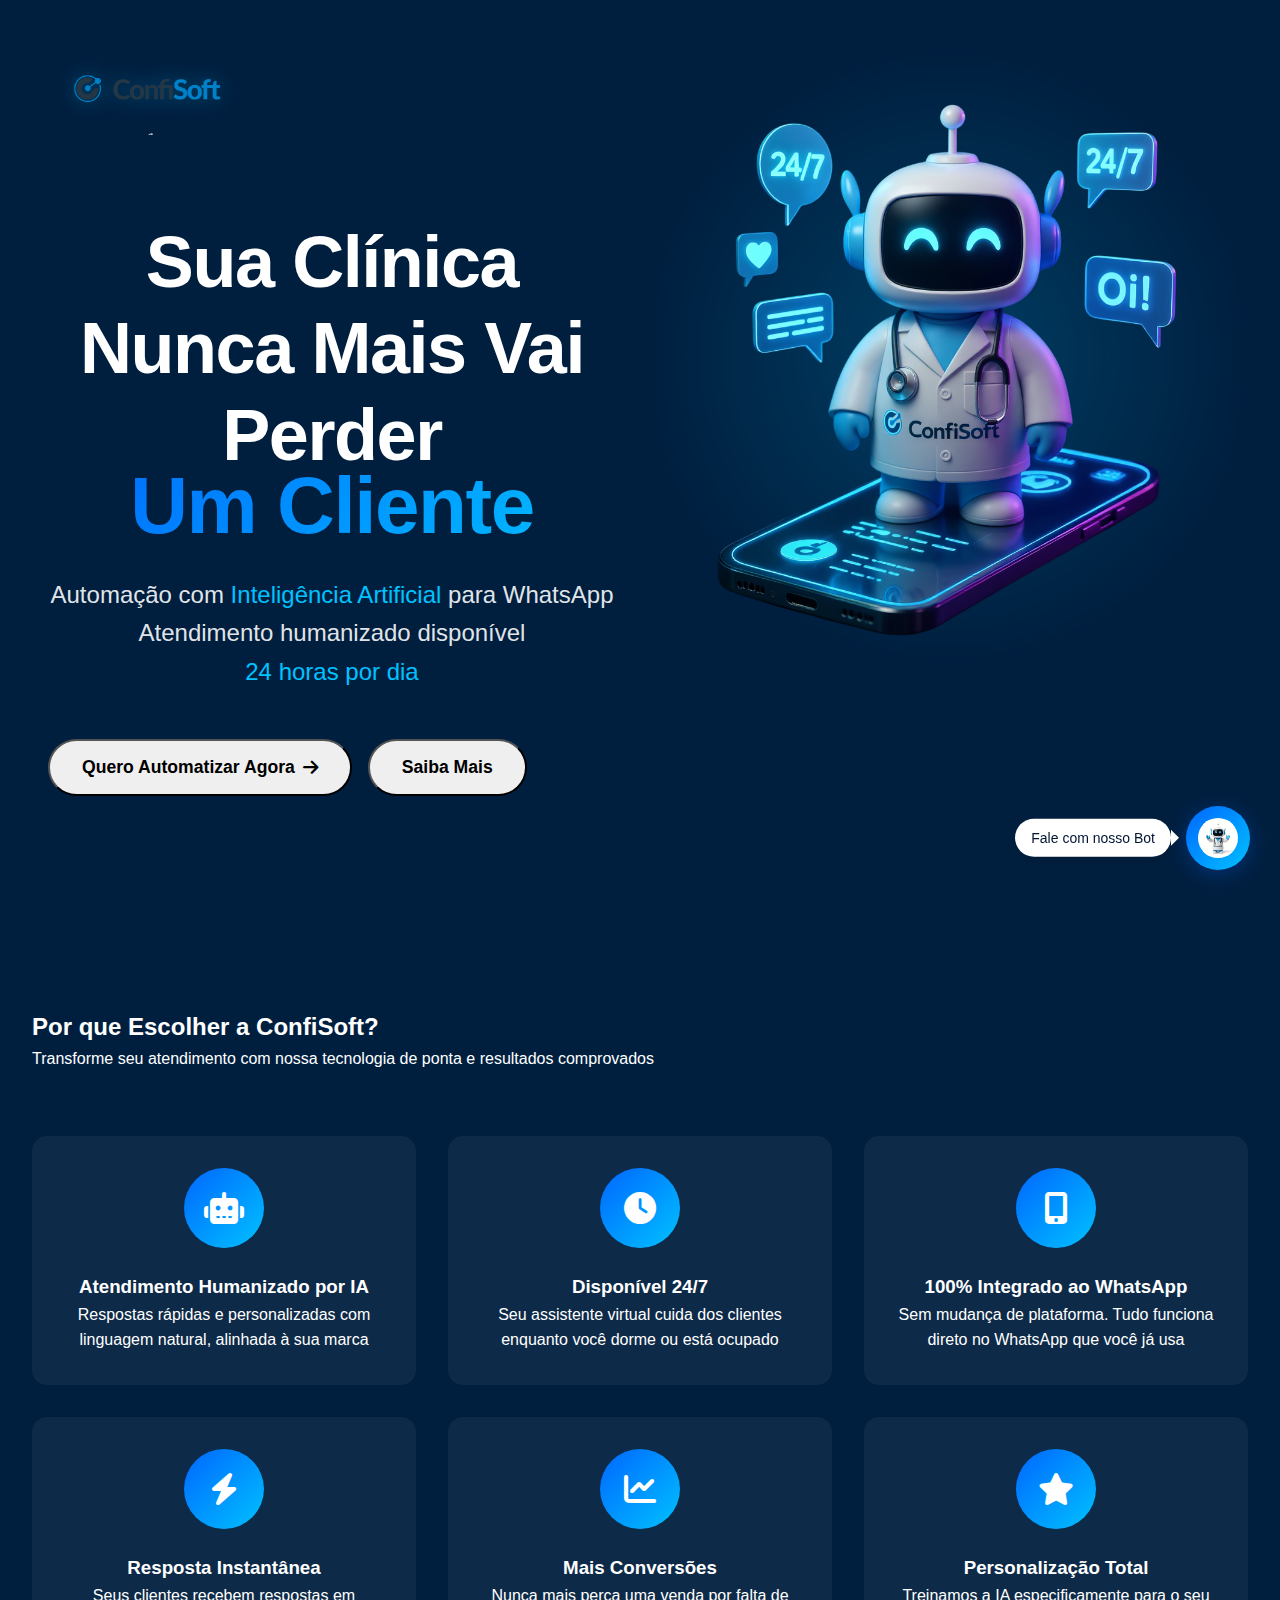
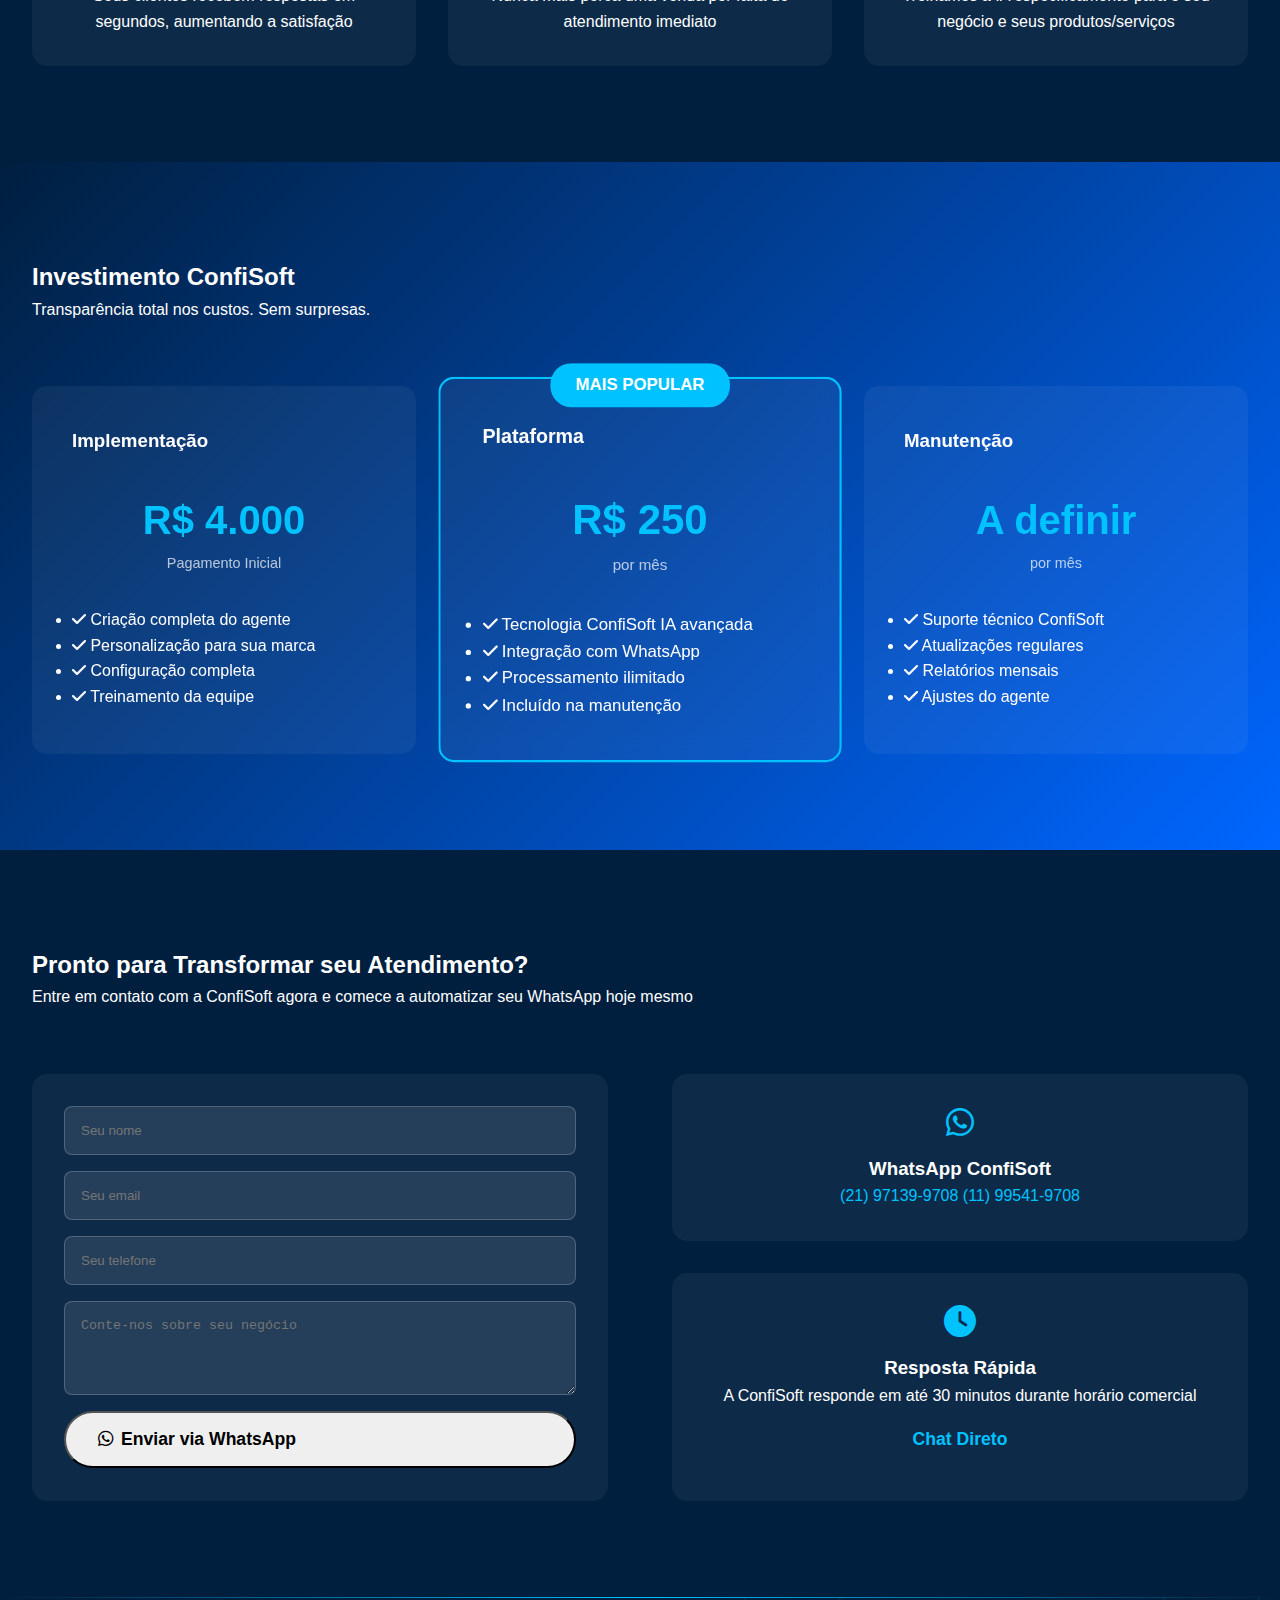
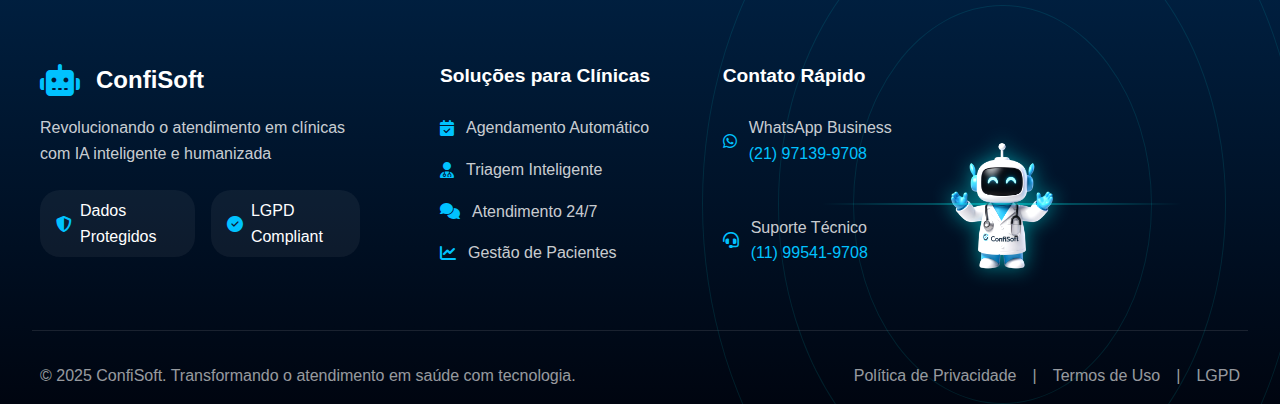
<file: index.html>
<!DOCTYPE html>
<html lang="pt-BR">

<head>
    <meta charset="UTF-8">
    <meta name="viewport" content="width=device-width, initial-scale=1.0">
    <title>ConfiSoft - Automação IA</title>
    <link rel="stylesheet" href="style.css">
    <!-- Adicione Font Awesome para ícones -->
    <link rel="stylesheet" href="https://cdnjs.cloudflare.com/ajax/libs/font-awesome/6.4.0/css/all.min.css">
</head>

<body>
    <!-- Hero Section -->
    <section class="hero">
        <div class="hero-content">
            <div class="hero-left">
                <div class="logo">
                    <img src="img/Logo-ConfiSoft.png" alt="ConfiSoft Logo" class="logo-image">
                </div>

                <h1>
                    Sua Clínica Nunca Mais Vai Perder<span class="highlight">Um Cliente</span>
                </h1>

                <p class="hero-description">
                    Automação com <span>Inteligência Artificial</span> para WhatsApp
                    Atendimento humanizado disponível <br><span>24 horas por dia</span>
                </p>

                <div class="cta-buttons">
                    <button class="btn primary" onclick="scrollToSection('precos')">
                        Quero Automatizar Agora
                        <i class="fas fa-arrow-right"></i>
                    </button>
                    <button class="btn secondary" onclick="scrollToSection('beneficios')">
                        Saiba Mais
                    </button>
                </div>
            </div>

            <div class="hero-right">
                <div class="hero-image-container">
                    <img src="img/ConfIA I-Photoroom.png" alt="ConfiSoft AI Assistant" class="hero-bot-image">
                    <div class="hero-image-glow"></div>
                    <div class="floating-badges">
                        
                    </div>
                </div>
            </div>
        </div>
    </section>



    <!-- Seção Por Que Escolher -->
    <section class="why-choose fade-in" id="beneficios">
        <h2>Por que Escolher a ConfiSoft?</h2>
        <p class="section-subtitle">Transforme seu atendimento com nossa tecnologia de ponta e resultados comprovados
        </p>

        <div class="benefits-grid">
            <div class="benefit-card">
                <div class="icon-circle">
                    <i class="fas fa-robot"></i>
                </div>
                <h3>Atendimento Humanizado por IA</h3>
                <p>Respostas rápidas e personalizadas com linguagem natural, alinhada à sua marca</p>
            </div>

            <div class="benefit-card">
                <div class="icon-circle">
                    <i class="fas fa-clock"></i>
                </div>
                <h3>Disponível 24/7</h3>
                <p>Seu assistente virtual cuida dos clientes enquanto você dorme ou está ocupado</p>
            </div>

            <div class="benefit-card">
                <div class="icon-circle">
                    <i class="fas fa-mobile-alt"></i>
                </div>
                <h3>100% Integrado ao WhatsApp</h3>
                <p>Sem mudança de plataforma. Tudo funciona direto no WhatsApp que você já usa</p>
            </div>

            <div class="benefit-card">
                <div class="icon-circle">
                    <i class="fas fa-bolt"></i>
                </div>
                <h3>Resposta Instantânea</h3>
                <p>Seus clientes recebem respostas em segundos, aumentando a satisfação</p>
            </div>

            <div class="benefit-card">
                <div class="icon-circle">
                    <i class="fas fa-chart-line"></i>
                </div>
                <h3>Mais Conversões</h3>
                <p>Nunca mais perca uma venda por falta de atendimento imediato</p>
            </div>

            <div class="benefit-card">
                <div class="icon-circle">
                    <i class="fas fa-star"></i>
                </div>
                <h3>Personalização Total</h3>
                <p>Treinamos a IA especificamente para o seu negócio e seus produtos/serviços</p>
            </div>
        </div>
    </section>

    <!-- Seção Preços -->
    <section class="pricing fade-in" id="precos">
        <h2>Investimento ConfiSoft</h2>
        <p class="section-subtitle">Transparência total nos custos. Sem surpresas.</p>

        <div class="pricing-grid">
            <div class="price-card">
                <h3>Implementação</h3>
                <div class="price">
                    <span class="amount">R$ 4.000</span>
                    <span class="period">Pagamento Inicial</span>
                </div>
                <ul class="features-list">
                    <li><i class="fas fa-check"></i> Criação completa do agente</li>
                    <li><i class="fas fa-check"></i> Personalização para sua marca</li>
                    <li><i class="fas fa-check"></i> Configuração completa</li>
                    <li><i class="fas fa-check"></i> Treinamento da equipe</li>
                </ul>
            </div>

            <div class="price-card popular">
                <div class="popular-tag">MAIS POPULAR</div>
                <h3>Plataforma</h3>
                <div class="price">
                    <span class="amount">R$ 250</span>
                    <span class="period">por mês</span>
                </div>
                <ul class="features-list">
                    <li><i class="fas fa-check"></i> Tecnologia ConfiSoft IA avançada</li>
                    <li><i class="fas fa-check"></i> Integração com WhatsApp</li>
                    <li><i class="fas fa-check"></i> Processamento ilimitado</li>
                    <li><i class="fas fa-check"></i> Incluído na manutenção</li>
                </ul>
            </div>

            <div class="price-card">
                <h3>Manutenção</h3>
                <div class="price">
                    <span class="amount">A definir</span>
                    <span class="period">por mês</span>
                </div>
                <ul class="features-list">
                    <li><i class="fas fa-check"></i> Suporte técnico ConfiSoft</li>
                    <li><i class="fas fa-check"></i> Atualizações regulares</li>
                    <li><i class="fas fa-check"></i> Relatórios mensais</li>
                    <li><i class="fas fa-check"></i> Ajustes do agente</li>
                </ul>
            </div>
        </div>
    </section>

    <!-- Seção Contato/Transformar -->
    <section class="transform-section fade-in" id="contato">
        <h2>Pronto para Transformar seu Atendimento?</h2>
        <p class="section-subtitle">Entre em contato com a ConfiSoft agora e comece a automatizar seu WhatsApp hoje mesmo</p>

        <div class="contact-container">
            <div class="contact-form-container">
                <form class="contact-form" id="contactForm">
                    <input type="text" 
                           placeholder="Seu nome" 
                           required 
                           name="name"
                           autocomplete="name">
                    <input type="email" 
                           placeholder="Seu email" 
                           required 
                           name="email"
                           autocomplete="email">
                    <input type="tel" 
                           placeholder="Seu telefone" 
                           required 
                           name="phone"
                           autocomplete="tel"
                           pattern="[0-9]{10,11}">
                    <textarea placeholder="Conte-nos sobre seu negócio" 
                              required 
                              name="message"
                              rows="4"></textarea>
                    <button type="submit" class="btn primary">
                        <i class="fab fa-whatsapp"></i>
                        Enviar via WhatsApp
                    </button>
                </form>
            </div>

            <div class="contact-info">
                <div class="info-card">
                    <i class="fab fa-whatsapp"></i>
                    <h3>WhatsApp ConfiSoft</h3>
                    <a href="tel:+5521971399708" class="phone-link">(21) 97139-9708</a>
                    <a href="tel:+5511995419708" class="phone-link">(11) 99541-9708</a>
                </div>

                <div class="info-card">
                    <i class="fas fa-clock"></i>
                    <h3>Resposta Rápida</h3>
                    <p>A ConfiSoft responde em até 30 minutos durante horário comercial</p>
                    <a href="https://wa.me/5521971399708" class="btn secondary">
                        Chat Direto
                    </a>
                </div>
            </div>
        </div>
    </section>

    <footer class="footer">
        <div class="footer-content">
            <div class="footer-grid">
                <!-- Coluna da Marca -->
                <div class="footer-brand">
                    <div class="brand-header">
                        <i class="fas fa-robot"></i>
                        <h3>ConfiSoft</h3>
                    </div>
                    <p class="brand-description">Revolucionando o atendimento em clínicas com IA inteligente e
                        humanizada</p>
                    <div class="trust-badges">
                        <div class="badge">
                            <i class="fas fa-shield-alt"></i>
                            <span>Dados Protegidos</span>
                        </div>
                        <div class="badge">
                            <i class="fas fa-check-circle"></i>
                            <span>LGPD Compliant</span>
                        </div>
                    </div>
                </div>

                <!-- Coluna de Soluções -->
                <div class="footer-section">
                    <h4>Soluções para Clínicas</h4>
                    <ul>
                        <li><i class="fas fa-calendar-check"></i> Agendamento Automático</li>
                        <li><i class="fas fa-user-md"></i> Triagem Inteligente</li>
                        <li><i class="fas fa-comments"></i> Atendimento 24/7</li>
                        <li><i class="fas fa-chart-line"></i> Gestão de Pacientes</li>
                    </ul>
                </div>

                <!-- Coluna de Contato -->
                <div class="footer-section">
                    <h4>Contato Rápido</h4>
                    <ul class="contact-info">
                        <li>
                            <i class="fab fa-whatsapp"></i>
                            <div>
                                <p>WhatsApp Business</p>
                                <a href="https://wa.me/5521971399708">(21) 97139-9708</a>
                            </div>
                        </li>
                        <li>
                            <i class="fas fa-headset"></i>
                            <div>
                                <p>Suporte Técnico</p>
                                <a href="tel:1199541-9708">(11) 99541-9708</a>
                            </div>
                        </li>
                    </ul>
                </div>

                <!-- AI Projection Hologram -->
        <div class="ai-projection">
            <div class="hologram-container">
                <div class="hologram-robot">
                    <img src="img/ConfIA-Photoroom.png" alt="">
                </div>
                <div class="scanning-line"></div>
                <div class="hologram-circles"></div>
                
            </div>
            <div class="projection-base">
                <div class="base-light"></div>
            </div>
        </div>


            </div>
        </div>

        <div class="footer-bottom">
            <div class="footer-bottom-content">
                <p>© 2025 ConfiSoft. Transformando o atendimento em saúde com tecnologia.</p>
                <div class="footer-links">
                    <a href="privacidade.html" target="_blank" rel="noopener noreferrer"  >Política de Privacidade</a>
                    <span>|</span>
                    <a href="termos.html" target="_blank" rel="noopener noreferrer">Termos de Uso</a>
                    <span>|</span>
                    <a href="lgpd.html">LGPD</a>
                </div>
            </div>
        </div>
    </footer>

    <!-- Botão flutuante do Bot -->
<div class="floating-bot">
    <a href="https://wa.me/5521971399708" class="bot-button" target="_blank" rel="noopener noreferrer">
        <div class="bot-icon">
            <img src="img/ConfIA.png" alt="ConfiSoft Bot" class="bot-logo">
        </div>
        <span class="bot-tooltip">Fale com nosso Bot</span>
    </a>
</div>

    <script src="script.js"></script>
</body>

</html>
</file>
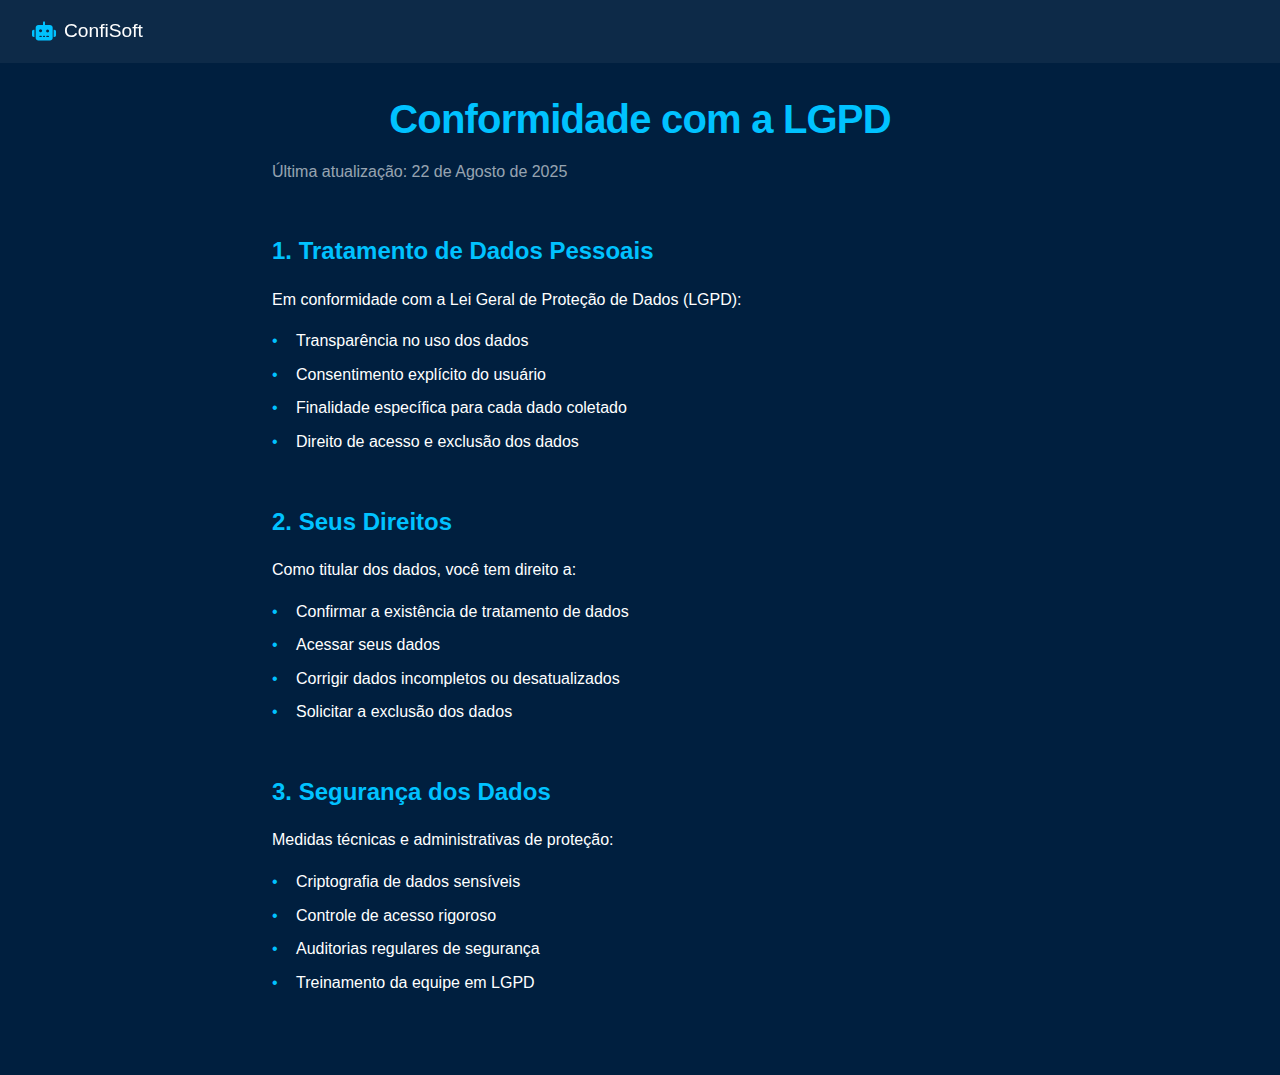
<file: lgpd.html>
<!DOCTYPE html>
<html lang="pt-BR">
<head>
    <meta charset="UTF-8">
    <meta name="viewport" content="width=device-width, initial-scale=1.0">
    <title>LGPD - ConfiSoft</title>
    <link rel="stylesheet" href="style.css">
    <link rel="stylesheet" href="https://cdnjs.cloudflare.com/ajax/libs/font-awesome/6.4.0/css/all.min.css">
</head>
<body>
    <div class="legal-page">
        <nav class="legal-nav">
            <a href="index.html" class="nav-brand">
                <i class="fas fa-robot"></i>
                <span>ConfiSoft</span>
            </a>
        </nav>

        <main class="legal-content">
            <h1>Conformidade com a LGPD</h1>
            <div class="last-updated">Última atualização: 22 de Agosto de 2025</div>

            <section>
                <h2>1. Tratamento de Dados Pessoais</h2>
                <p>Em conformidade com a Lei Geral de Proteção de Dados (LGPD):</p>
                <ul>
                    <li>Transparência no uso dos dados</li>
                    <li>Consentimento explícito do usuário</li>
                    <li>Finalidade específica para cada dado coletado</li>
                    <li>Direito de acesso e exclusão dos dados</li>
                </ul>
            </section>

            <section>
                <h2>2. Seus Direitos</h2>
                <p>Como titular dos dados, você tem direito a:</p>
                <ul>
                    <li>Confirmar a existência de tratamento de dados</li>
                    <li>Acessar seus dados</li>
                    <li>Corrigir dados incompletos ou desatualizados</li>
                    <li>Solicitar a exclusão dos dados</li>
                </ul>
            </section>

            <section>
                <h2>3. Segurança dos Dados</h2>
                <p>Medidas técnicas e administrativas de proteção:</p>
                <ul>
                    <li>Criptografia de dados sensíveis</li>
                    <li>Controle de acesso rigoroso</li>
                    <li>Auditorias regulares de segurança</li>
                    <li>Treinamento da equipe em LGPD</li>
                </ul>
            </section>
        </main>
    </div>
</body>
</html>
</file>
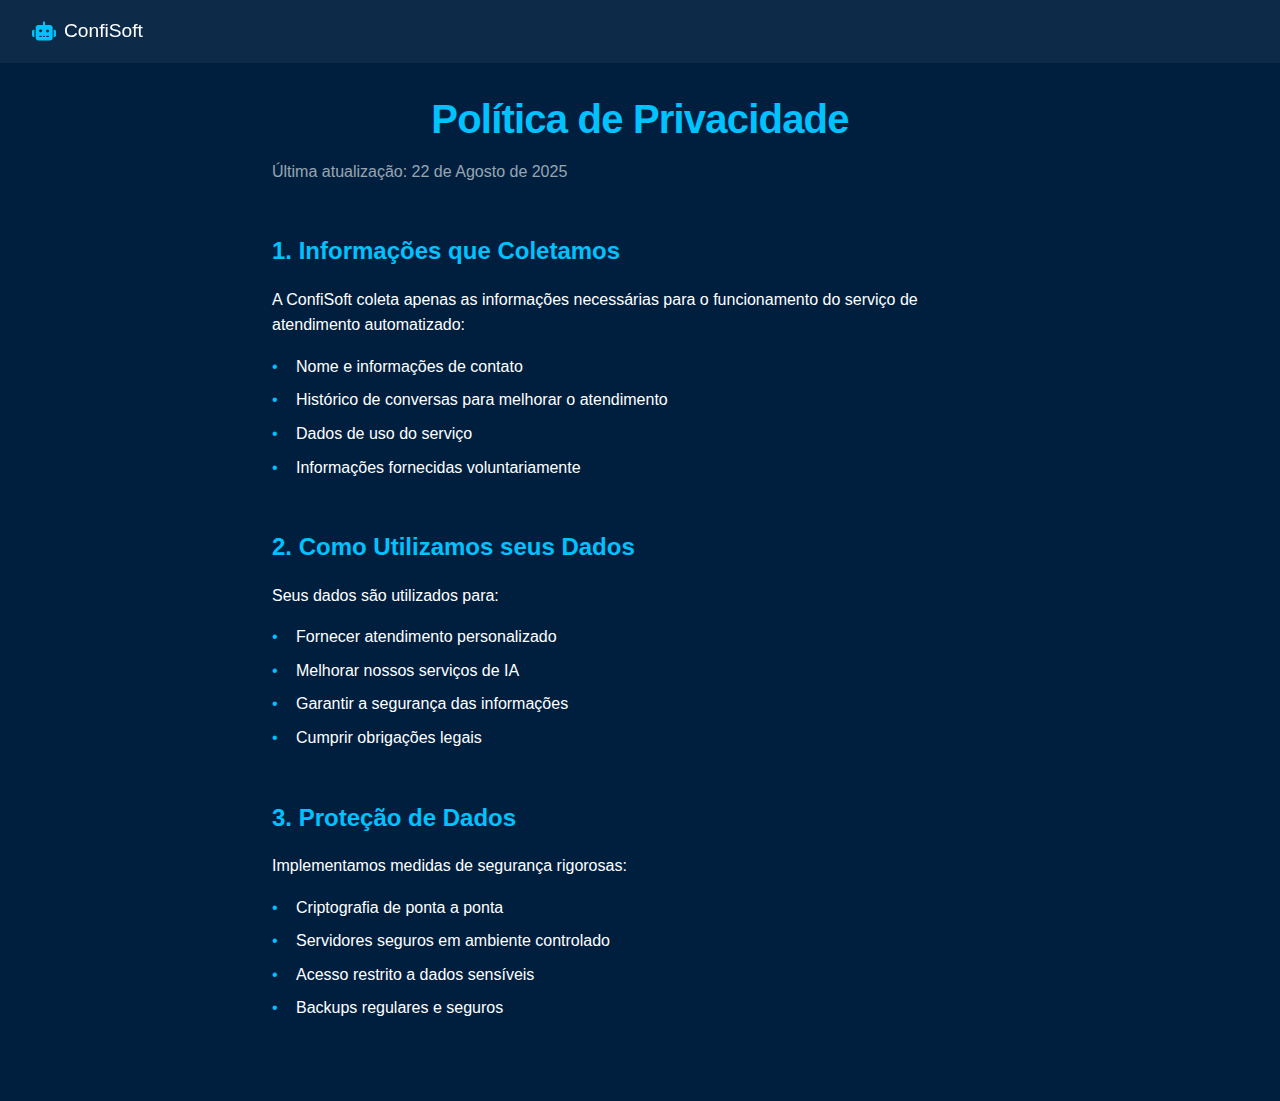
<file: privacidade.html>
<!DOCTYPE html>
<html lang="pt-BR">
<head>
    <meta charset="UTF-8">
    <meta name="viewport" content="width=device-width, initial-scale=1.0">
    <title>Política de Privacidade - ConfiSoft</title>
    <link rel="stylesheet" href="style.css">
    <link rel="stylesheet" href="https://cdnjs.cloudflare.com/ajax/libs/font-awesome/6.4.0/css/all.min.css">
</head>
<body>
    <div class="legal-page">
        <nav class="legal-nav">
            <a href="index.html" class="nav-brand">
                <i class="fas fa-robot"></i>
                <span>ConfiSoft</span>
            </a>
        </nav>

        <main class="legal-content">
            <h1>Política de Privacidade</h1>
            <div class="last-updated">Última atualização: 22 de Agosto de 2025</div>

            <section>
                <h2>1. Informações que Coletamos</h2>
                <p>A ConfiSoft coleta apenas as informações necessárias para o funcionamento do serviço de atendimento automatizado:</p>
                <ul>
                    <li>Nome e informações de contato</li>
                    <li>Histórico de conversas para melhorar o atendimento</li>
                    <li>Dados de uso do serviço</li>
                    <li>Informações fornecidas voluntariamente</li>
                </ul>
            </section>

            <section>
                <h2>2. Como Utilizamos seus Dados</h2>
                <p>Seus dados são utilizados para:</p>
                <ul>
                    <li>Fornecer atendimento personalizado</li>
                    <li>Melhorar nossos serviços de IA</li>
                    <li>Garantir a segurança das informações</li>
                    <li>Cumprir obrigações legais</li>
                </ul>
            </section>

            <section>
                <h2>3. Proteção de Dados</h2>
                <p>Implementamos medidas de segurança rigorosas:</p>
                <ul>
                    <li>Criptografia de ponta a ponta</li>
                    <li>Servidores seguros em ambiente controlado</li>
                    <li>Acesso restrito a dados sensíveis</li>
                    <li>Backups regulares e seguros</li>
                </ul>
            </section>
        </main>
    </div>
</body>
</html>
</file>
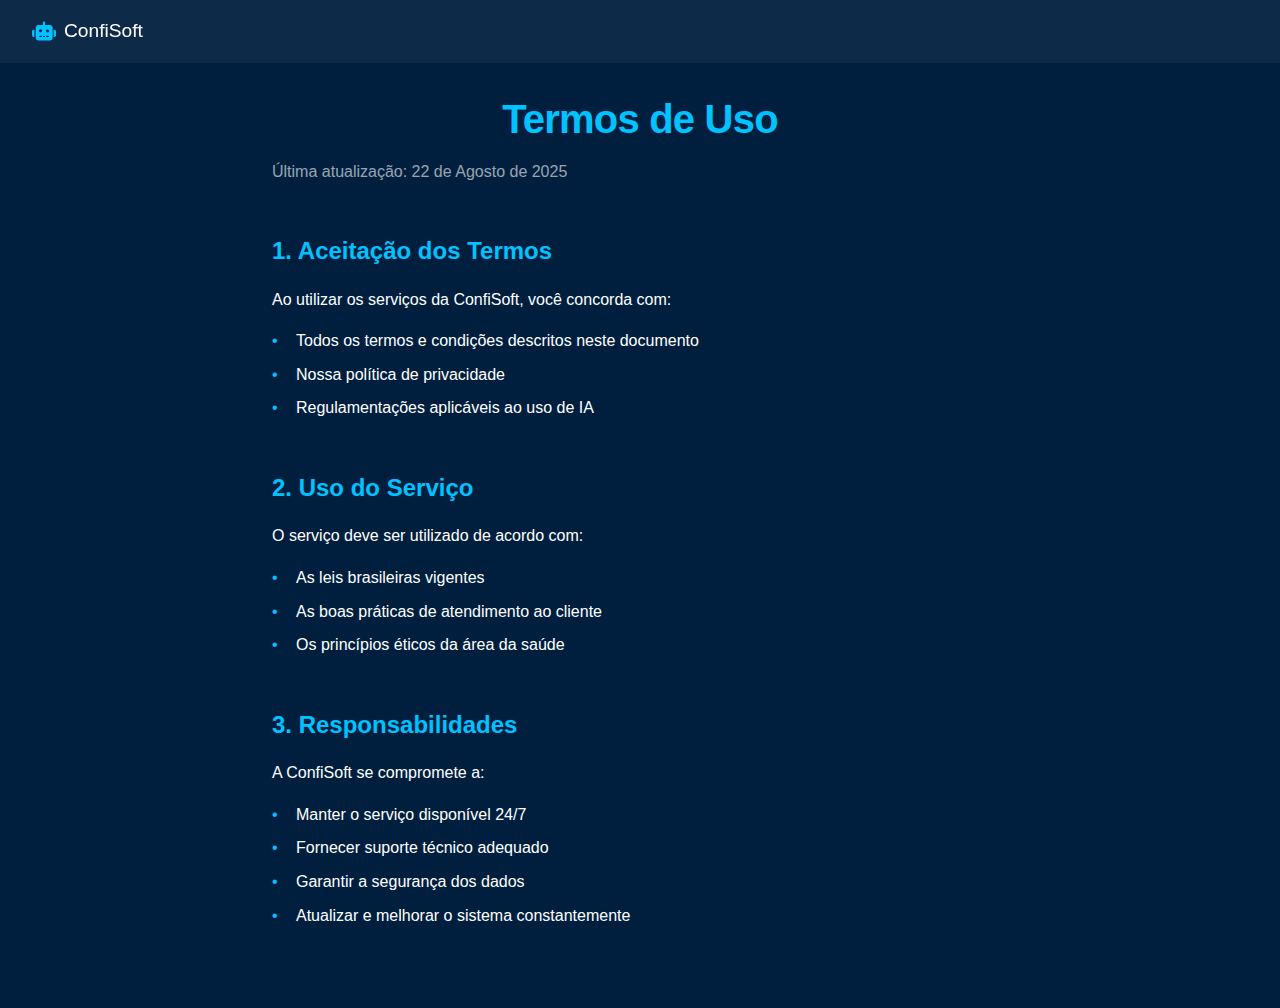
<file: termos.html>
<!DOCTYPE html>
<html lang="pt-BR">
<head>
    <meta charset="UTF-8">
    <meta name="viewport" content="width=device-width, initial-scale=1.0">
    <title>Termos de Uso - ConfiSoft</title>
    <link rel="stylesheet" href="style.css">
    <link rel="stylesheet" href="https://cdnjs.cloudflare.com/ajax/libs/font-awesome/6.4.0/css/all.min.css">
</head>
<body>
    <div class="legal-page">
        <nav class="legal-nav">
            <a href="index.html" class="nav-brand">
                <i class="fas fa-robot"></i>
                <span>ConfiSoft</span>
            </a>
        </nav>

        <main class="legal-content">
            <h1>Termos de Uso</h1>
            <div class="last-updated">Última atualização: 22 de Agosto de 2025</div>

            <section>
                <h2>1. Aceitação dos Termos</h2>
                <p>Ao utilizar os serviços da ConfiSoft, você concorda com:</p>
                <ul>
                    <li>Todos os termos e condições descritos neste documento</li>
                    <li>Nossa política de privacidade</li>
                    <li>Regulamentações aplicáveis ao uso de IA</li>
                </ul>
            </section>

            <section>
                <h2>2. Uso do Serviço</h2>
                <p>O serviço deve ser utilizado de acordo com:</p>
                <ul>
                    <li>As leis brasileiras vigentes</li>
                    <li>As boas práticas de atendimento ao cliente</li>
                    <li>Os princípios éticos da área da saúde</li>
                </ul>
            </section>

            <section>
                <h2>3. Responsabilidades</h2>
                <p>A ConfiSoft se compromete a:</p>
                <ul>
                    <li>Manter o serviço disponível 24/7</li>
                    <li>Fornecer suporte técnico adequado</li>
                    <li>Garantir a segurança dos dados</li>
                    <li>Atualizar e melhorar o sistema constantemente</li>
                </ul>
            </section>
        </main>
    </div>
</body>
</html>
</file>
<file: style.css>
/* Breakpoints Globais */
:root {
    --primary: #0066ff;
    --secondary: #00c2ff;
    --dark: #001433;
    --white: #ffffff;
    --gradient: linear-gradient(135deg, var(--primary), var(--secondary));
    --dark-blue: #001f3f;
    --mobile-s: 320px;
    --mobile-m: 375px;
    --mobile-l: 425px;
    --tablet: 768px;
    --laptop: 1024px;
    --laptop-l: 1440px;
    --4k: 2560px;
}

/* Ajustes Globais */
* {
    margin: 0;
    padding: 0;
    box-sizing: border-box;
    -webkit-tap-highlight-color: transparent;
}

body {
    font-family: 'Arial', sans-serif;
    background: var(--dark);
    color: var(--white);
    line-height: 1.6;
}

/* Hero Section Styles */
.hero {
    position: relative;
    min-height: 100vh;
    padding: 0rem 2rem;
    background: var(--dark-blue);
    overflow: hidden;
}

.hero-content {
    max-width: 1400px;
    margin: 0 auto;
    display: grid;
    grid-template-columns: 1fr 1fr;
    gap: 3rem;
    align-items: center;
    position: relative;
    padding: 1rem;
    bottom: 100px;
}

.hero-left {
    display: flex;
    flex-direction: column;
    align-items: flex-start;  /* Alinhamento à esquerda para melhor leitura */
    max-width: 600px;  /* Largura máxima para controle do conteúdo */
    margin: 0 auto;
}

.logo {
    margin-bottom: 3rem;
}

.logo-image {
    width: 200px;
    height: auto;
    filter: drop-shadow(0 0 10px rgba(0, 194, 255, 0.3));
}

h1 {
    font-size: 4.5rem;
    line-height: 1.2;
    margin-bottom: 2rem;
    text-align: center;  /* Alinhamento à esquerda */
    letter-spacing: -0.02em;  /* Ajuste de espaçamento entre letras */
}

h1 span {
    display: block;  /* Cada linha em um bloco separado */
    margin-bottom: -1.9rem;
    position: relative;
    bottom: 20px;
}

h1 .highlight {
    background: var(--gradient);
    -webkit-background-clip: text;
    background-clip: text;
    color: transparent;
    font-size: 5rem;  /* Destaque maior para a palavra principal */
}

.hero-description {
    font-size: 1.5rem;
    line-height: 1.6;
    margin-bottom: 3rem;
    text-align: center;
    color: rgba(255, 255, 255, 0.9);

}

.hero-description span {
    color: var(--secondary);
    font-weight: 500;
}

/* CTA Buttons */
.cta-buttons {
    display: flex;
    gap: 1rem;
}

.btn {
    padding: 1rem 2rem;
    border-radius: 50px;
    font-size: 1.1rem;
    font-weight: bold;
    cursor: pointer;
    transition: all 0.3s ease;
    display: inline-flex;
    align-items: center;
    gap: 0.5rem;
}

/* Right Side Content */
.hero-image-container {
    position: relative;
    width: 100%;
    max-width: 600px;
    margin: 0 auto;
}

.hero-bot-image {
    width: 100%;
    height: auto;
    position: relative;
    z-index: 2;
    animation: floatAnimation 4s ease-in-out infinite;
}

.hero-image-glow {
    position: absolute;
    top: 50%;
    left: 50%;
    transform: translate(-50%, -50%);
    width: 100%;
    height: 100%;
    background: radial-gradient(circle, rgba(0, 194, 255, 0.2) 0%, transparent 70%);
    filter: blur(20px);
    z-index: 1;
}

/* Floating Badges */
.floating-badges {
    position: absolute;
    width: 100%;
    height: 100%;
    top: 0;
    left: 0;
    z-index: 3;
}
/* Animations */
@keyframes floatAnimation {
    0%,
    100% {
        transform: translateY(0);
    }

    50% {
        transform: translateY(-20px);
    }
}

@keyframes floatBadge {
    0%,
    100% {
        transform: translate(0, 0);
    }

    50% {
        transform: translate(10px, -10px);
    }
}

/* Media Queries para responsividade */
@media (max-width: 1200px) {
    h1 {
        font-size: 3.5rem;
    }

    .hero-description {
        font-size: 1.3rem;
    }

    .hero-content {
        gap: 2rem;
    }
}

@media (max-width: 992px) {
    .hero {
        min-height: auto;
        padding: 2rem 1rem;
    }

    .hero-content {
        grid-template-columns: 1fr;
        gap: 1rem;
    }

    .hero-left {
        order: 2;
        padding-right: 0;
        text-align: center;
        position: relative;
        bottom: 390px;
    }

    .hero-right {
        order: 1;
    }

    .hero-image-container {
        max-width: 300px;
        margin: 0 auto;
        padding: 1rem;
        top: 695px;
    }

    .hero-bot-image {
        width: 100%;
        height: auto;
        max-height: 350px;
        object-fit: contain;
        bottom: 183px;
    }

    .logo {
        display: flex;
        justify-content: center;
        margin-bottom: 1.5rem;
    }

    .logo-image {
        width: 140px;
    }

    .cta-buttons {
        flex-direction: column;
        gap: 1rem;
        max-width: 300px;
        top: 341px;
    }
}

@media (max-width: 768px) {
    .hero {
        position: relative;
    }

    .logo {
        position: absolute;
        top: 0;
        left: 0;
        width: 100%;
        height: 100%;
        display: flex;
        justify-content: center;
        align-items: center;
        margin: 0;
        z-index: 1;
        opacity: 0.1;
    }

    .logo-image {
        width: 300px;
        height: auto;
    }

    .hero-content {
        position: relative;
        z-index: 2;
        padding: 1rem;
        gap: 2rem;
    }

    h1 {
        font-size: 2.5rem;
        margin-top: 2rem;
        position: relative;
    }

    .hero-description {
        font-size: 1.1rem;
        padding: 0 1rem;
        position: relative;
    }

    .cta-buttons {
        position: relative;
        display: flex;
        flex-direction: column;
        gap: 1rem;
        width: 100%;
        max-width: 300px;
        
    }
}

/* Small Mobile Devices */
@media (max-width: 480px) {
    .logo-image {
        width: 250px;
    }

    h1 {
        font-size: 1.8rem;
        text-align: center;
    }

    .hero-description {
        font-size: 1.2rem;
        text-align: center;
    }
}

/* Landscape Mode */
@media (max-height: 600px) and (orientation: landscape) {
    .logo {
        position: relative;
        opacity: 1;
        margin-bottom: 1rem;
    }

    .logo-image {
        width: 120px;
    }

    h1 {
        font-size: 2rem;
        margin-top: 0;
    }
}

/* Seção Por Que Escolher */
.why-choose {
    padding: 6rem 2rem;
    background: var(--dark-blue);
}

.benefits-grid {
    display: grid;
    grid-template-columns: repeat(auto-fit, minmax(300px, 1fr));
    gap: 2rem;
    margin-top: 4rem;
}

.benefit-card {
    background: rgba(255, 255, 255, 0.05);
    padding: 2rem;
    border-radius: 15px;
    text-align: center;
    transition: transform 0.3s ease;
}

.benefit-card:hover {
    transform: translateY(-10px);
}

.icon-circle {
    width: 80px;
    height: 80px;
    background: linear-gradient(135deg, var(--primary), var(--secondary));
    border-radius: 50%;
    display: flex;
    align-items: center;
    justify-content: center;
    margin: 0 auto 1.5rem;
}

.icon-circle i {
    font-size: 2rem;
    color: white;
}

/* Seção Preços */
.pricing {
    padding: 6rem 2rem;
    background: linear-gradient(135deg, var(--dark-blue), var(--primary));
}

.pricing-grid {
    display: grid;
    grid-template-columns: repeat(auto-fit, minmax(300px, 1fr));
    gap: 2rem;
    margin-top: 4rem;
}

.price-card {
    background: rgba(255, 255, 255, 0.05);
    backdrop-filter: blur(10px);
    border-radius: 15px;
    padding: 2.5rem;
    position: relative;
    transition: transform 0.3s ease;
}

.price-card.popular {
    border: 2px solid var(--secondary);
    transform: scale(1.05);
}

.popular-tag {
    position: absolute;
    top: -15px;
    left: 50%;
    transform: translateX(-50%);
    background: var(--secondary);
    color: white;
    padding: 0.5rem 1.5rem;
    border-radius: 20px;
    font-weight: bold;
}

.price {
    text-align: center;
    margin: 2rem 0;
}

.amount {
    font-size: 2.5rem;
    color: var(--secondary);
    font-weight: bold;
}

.period {
    display: block;
    color: rgba(255, 255, 255, 0.7);
    font-size: 0.9rem;
}

/* Seção Contato */
.transform-section {
    padding: 6rem 2rem;
    background: var(--dark-blue);
}

.contact-container {
    display: grid;
    grid-template-columns: 1fr 1fr;
    gap: 4rem;
    margin-top: 4rem;
}

.contact-form-container {
    background: rgba(255, 255, 255, 0.05);
    padding: 2rem;
    border-radius: 15px;
}

.contact-form {
    display: flex;
    flex-direction: column;
    gap: 1rem;
}

.contact-form input,
.contact-form textarea {
    background: rgba(255, 255, 255, 0.1);
    border: 1px solid rgba(255, 255, 255, 0.2);
    padding: 1rem;
    border-radius: 8px;
    color: white;
}

.contact-info {
    display: flex;
    flex-direction: column;
    gap: 2rem;
}

.info-card {
    background: rgba(255, 255, 255, 0.05);
    padding: 2rem;
    border-radius: 15px;
    text-align: center;
}

.info-card i {
    font-size: 2rem;
    color: var(--secondary);
    margin-bottom: 1rem;
}

/* Footer */
.footer {
    background: linear-gradient(180deg, var(--dark-blue) 0%, #000510 100%);
    padding: 4rem 2rem 1rem;
    position: relative;
    overflow: hidden;
}

.footer::before {
    content: '';
    position: absolute;
    top: 0;
    left: 0;
    right: 0;
    height: 1px;
    background: linear-gradient(90deg, transparent, var(--secondary), transparent);
}

.footer-grid {
    display: grid;
    grid-template-columns: 1.5fr 1fr 1fr 1fr;
    gap: 3rem;
    max-width: 1200px;
    margin: 0 auto;
}

.footer-brand {
    padding-right: 2rem;
}

.brand-header {
    display: flex;
    align-items: center;
    gap: 1rem;
    margin-bottom: 1rem;
}

.brand-header i {
    font-size: 2rem;
    color: var(--secondary);
}

.brand-header h3 {
    font-size: 1.5rem;
    color: var(--white);
}

.brand-description {
    color: rgba(255, 255, 255, 0.8);
    margin-bottom: 1.5rem;
    line-height: 1.6;
}

.trust-badges {
    display: flex;
    gap: 1rem;
}

.badge {
    display: flex;
    align-items: center;
    gap: 0.5rem;
    background: rgba(255, 255, 255, 0.05);
    padding: 0.5rem 1rem;
    border-radius: 20px;
}

.badge i {
    color: var(--secondary);
}

.footer-section h4 {
    color: var(--white);
    margin-bottom: 1.5rem;
    font-size: 1.2rem;
}

.footer-section ul {
    list-style: none;
    padding: 0;
}

.footer-section ul li {
    display: flex;
    align-items: center;
    gap: 0.75rem;
    margin-bottom: 1rem;
    color: rgba(255, 255, 255, 0.8);
}

.footer-section ul li i {
    color: var(--secondary);
}

.contact-info li {
    display: flex;
    gap: 1rem;
}

.contact-info li div {
    display: flex;
    flex-direction: column;
}

.contact-info a {
    color: var(--secondary);
    text-decoration: none;
}

.stats-container {
    display: grid;
    grid-template-columns: repeat(auto-fit, minmax(120px, 1fr));
    gap: 1rem;
}

.stat-item {
    text-align: center;
    padding: 1rem;
    background: rgba(255, 255, 255, 0.05);
    border-radius: 10px;
}

.stat-number {
    display: block;
    font-size: 1.5rem;
    font-weight: bold;
    color: var(--secondary);
}

.stat-label {
    display: block;
    font-size: 0.9rem;
    color: rgba(255, 255, 255, 0.8);
    margin-top: 0.5rem;
}

.footer-bottom {
    margin-top: 3rem;
    padding-top: 2rem;
    border-top: 1px solid rgba(255, 255, 255, 0.1);
}

.footer-bottom-content {
    max-width: 1200px;
    margin: 0 auto;
    display: flex;
    justify-content: space-between;
    align-items: center;
    color: rgba(255, 255, 255, 0.6);
}

.footer-links {
    display: flex;
    gap: 1rem;
    align-items: center;
}

.footer-links a {
    color: rgba(255, 255, 255, 0.6);
    text-decoration: none;
    transition: color 0.3s ease;
}

.footer-links a:hover {
    color: var(--secondary);
}

/* Seção Sobre Nós */
.about-section {
    padding: 6rem 2rem;
    background: var(--dark);
}

.mission,
.vision {
    margin-bottom: 3rem;
}

.mission h2,
.vision h2 {
    font-size: 2rem;
    margin-bottom: 1rem;
    position: relative;
    display: inline-block;
}

.mission h2::after,
.vision h2::after {
    content: '';
    position: absolute;
    width: 100%;
    height: 2px;
    bottom: -5px;
    left: 0;
    background: var(--secondary);
}

.mission p,
.vision p {
    font-size: 1.1rem;
    color: rgba(255, 255, 255, 0.8);
    line-height: 1.6;
}

/* Estilos para páginas legais */
.legal-page {
    background: var(--dark-blue);
    min-height: 100vh;
    color: var(--white);
}

.legal-nav {
    background: rgba(255, 255, 255, 0.05);
    padding: 1rem 2rem;
    backdrop-filter: blur(10px);
    position: sticky;
    top: 0;
    z-index: 100;
}

.nav-brand {
    display: flex;
    align-items: center;
    gap: 0.5rem;
    color: var(--white);
    text-decoration: none;
    font-size: 1.2rem;
}

.nav-brand i {
    color: var(--secondary);
}

.legal-content {
    max-width: 800px;
    margin: 0 auto;
    padding: 2rem;
}

.legal-content h1 {
    font-size: 2.5rem;
    margin-bottom: 1rem;
    color: var(--secondary);
}

.last-updated {
    color: rgba(255, 255, 255, 0.6);
    margin-bottom: 3rem;
}

.legal-content section {
    margin-bottom: 3rem;
}

.legal-content h2 {
    color: var(--secondary);
    margin-bottom: 1rem;
}

.legal-content p {
    margin-bottom: 1rem;
    line-height: 1.6;
}

.legal-content ul {
    list-style: none;
    padding-left: 1.5rem;
}

.legal-content ul li {
    margin-bottom: 0.5rem;
    position: relative;
}

.legal-content ul li:before {
    content: '•';
    color: var(--secondary);
    position: absolute;
    left: -1.5rem;
}

/* Projeção AI */
.ai-projection {
    position: absolute;
    right: 10%;
    bottom: 0;
    width: 300px;
    height: 400px;
    pointer-events: none;
    z-index: 2;
}

.hologram-container {
    position: relative;
    width: 100%;
    height: 100%;
    display: flex;
    justify-content: center;
    align-items: center;
    perspective: 1000px; /* Adiciona profundidade ao efeito 3D */
}

.hologram-robot {
    position: relative;
    width: 150px;
    height: 150px;
    animation: float 4s ease-in-out infinite;
    z-index: 3;
}

.hologram-robot img {
    width: 100%;
    height: 100%;
    object-fit: contain;
    filter: brightness(1.2) drop-shadow(0 0 10px rgba(0, 255, 255, 0.5));
    animation: glow 2s ease-in-out infinite alternate;
}

.scanning-line {
    position: absolute;
    width: 120%;
    height: 2px;
    background: linear-gradient(90deg, transparent, rgba(0, 255, 255, 0.8), transparent);
    left: -10%;
    opacity: 0.5;
    z-index: 4;
    animation: scanMove 3s linear infinite;
}

.hologram-circles {
    position: absolute;
    width: 200%;
    height: 200%;
    top: -50%;
    left: -50%;
    border: 1px solid rgba(0, 255, 255, 0.1);
    border-radius: 50%;
    animation: rotateCircles 20s linear infinite;
}

.hologram-circles::before,
.hologram-circles::after {
    content: '';
    position: absolute;
    border: 1px solid rgba(0, 255, 255, 0.1);
    border-radius: 50%;
}

.hologram-circles::before {
    top: 25%;
    right: 25%;
    bottom: 25%;
    left: 25%;
    animation: rotateCircles 15s linear infinite reverse;
}

.hologram-circles::after {
    top: 12.5%;
    right: 12.5%;
    bottom: 12.5%;
    left: 12.5%;
    animation: rotateCircles 10s linear infinite;
}

@keyframes float {
    0%,
    100% {
        transform: translateY(0) rotate(0deg);
    }

    50% {
        transform: translateY(-20px) rotate(5deg);
    }
}

@keyframes scanMove {
    0% {
        top: -10%;
        opacity: 0;
    }
    50% {
        top: 110%;
        opacity: 1;
    }
    100% {
        top: -10%;
        opacity: 0;
    }
}

@keyframes rotateCircles {
    from {
        transform: rotate(0deg);
    }

    to {
        transform: rotate(360deg);
    }
}

@keyframes glow {
    from {
        filter: brightness(1.2) drop-shadow(0 0 10px rgba(0, 255, 255, 0.5));
    }

    to {
        filter: brightness(1.4) drop-shadow(0 0 15px rgba(0, 255, 255, 0.8));
    }
}

/* Responsivo */
@media (max-width: 1024px) {
    .ai-projection {
        right: 5%;
        width: 250px;
        height: 350px;
    }

    .hologram-robot {
        width: 120px;
        height: 120px;
    }
}

@media (max-height: 600px) and (orientation: landscape) {
    .hero {
        min-height: auto;
        padding: 2rem 1rem;
    }

    .hero-content {
        gap: 1rem;
    }

    
}

/* Telas Grandes */
@media (min-width: 1440px) {
    .hero-content,
    .benefits-grid,
    .pricing-grid,
    .contact-container,
    .footer-content {
        max-width: 1400px;
    }

    .hero-content {
        gap: 6rem;  /* Mais espaço entre os elementos */
    }

    .hero-left {
        padding-left: 2rem;  /* Espaçamento adicional na esquerda */
    }

    h1 {
        font-size: 4rem;
    }

    h1 .highlight {
        font-size: 4rem;
    }

    .hero-description {
        font-size: 1.8rem;
    }
}

/* Telas 4K */
@media (min-width: 2560px) {
    html {
        font-size: 18px;
    }

    .hero-content,
    .benefits-grid,
    .pricing-grid,
    .contact-container,
    .footer-content {
        max-width: 2000px;
    }
}

/* Ajustes de Acessibilidade */
@media (prefers-contrast: high) {
    :root {
        --secondary: #00ffff;
    }

    .btn.secondary {
        border-width: 3px;
    }
}

/* Touch Devices */
@media (hover: none) {
    .btn:active {
        transform: scale(0.98);
    }

    .benefit-card:active {
        transform: translateY(-5px);
    }
}

/* Ajustes para Mobile */
@media (max-width: 768px) {
    /* Ajuste do container de contato */
    .contact-container {
        grid-template-columns: 1fr;
        gap: 2rem;
        padding: 1rem;
    }

    /* Ajuste do formulário */
    .contact-form-container {
        padding: 1.5rem;
        margin: 0 1rem;
    }

    .contact-form input,
    .contact-form textarea {
        padding: 1rem;
        font-size: 16px; /* Evita zoom em iOS */
        margin-bottom: 0.8rem;
    }

    /* Ajuste dos cards de informação */
    .info-card {
        margin: 0 1rem;
        padding: 1.5rem;
    }

    /* Ajuste dos botões */
    .btn {
        width: 100%;
        padding: 1rem;
        font-size: 1rem;
    }

    /* Ajuste dos ícones */
    .info-card i {
        font-size: 1.8rem;
    }

    /* Espaçamento e alinhamento */
    .transform-section {
        padding: 3rem 1rem;
    }

    h2 {
        font-size: 1.8rem;
        text-align: center;
        margin-bottom: 1.5rem;
    }

    .section-subtitle {
        font-size: 1rem;
        text-align: center;
        padding: 0 1rem;
        margin-bottom: 2rem;
    }
}

/* Ajustes específicos para telas muito pequenas */
@media (max-width: 380px) {
    .contact-form-container,
    .info-card {
        margin: 0;
        padding: 1rem;
    }

    .info-card i {
        font-size: 1.5rem;
    }

    h2 {
        font-size: 1.5rem;
    }

    .contact-form input,
    .contact-form textarea {
        padding: 0.8rem;
    }
}

/* Melhorias de usabilidade para touch */
@media (hover: none) {
    .btn {
        -webkit-tap-highlight-color: transparent;
    }

    .btn:active {
        transform: scale(0.98);
    }
}

/* Responsivo do Footer */
@media (max-width: 1024px) {
    .footer-grid {
        grid-template-columns: 1fr 1fr;
        gap: 2rem;
        padding: 0 1rem;
    }

    .footer-brand {
        grid-column: 1 / -1;
        max-width: 100%;
    }

    .trust-badges {
        justify-content: center;
        flex-wrap: wrap;
    }
}

@media (max-width: 768px) {
    .footer {
        padding: 3rem 1rem 1rem;
    }

    .footer-grid {
        grid-template-columns: 1fr;
        gap: 2.5rem;
    }

    .footer-brand {
        text-align: center;
    }

    .brand-header {
        justify-content: center;
    }

    .footer-section {
        text-align: center;
    }

    .footer-section ul {
        display: flex;
        flex-direction: column;
        align-items: center;
    }

    .contact-info li {
        justify-content: center;
    }

    .footer-bottom-content {
        flex-direction: column;
        align-items: center;
        gap: 1rem;
        text-align: center;
        padding: 0 1rem;
    }

    .footer-links {
        flex-direction: column;
        gap: 0.8rem;
    }

    .footer-links span {
        display: none;
    }
}

@media (max-width: 480px) {
    .footer {
        padding: 2rem 1rem 1rem;
    }

    .brand-header h3 {
        font-size: 1.3rem;
    }

    .trust-badges {
        gap: 0.5rem;
    }

    .badge {
        padding: 0.4rem 0.8rem;
        font-size: 0.9rem;
    }

    .footer-section h4 {
        font-size: 1.1rem;
    }

    .footer-section ul li {
        font-size: 0.9rem;
    }

    .footer-bottom-content p {
        font-size: 0.8rem;
    }
}

/* Ajuste do holograma no footer para mobile */
@media (max-width: 768px) {
    .footer .ai-projection {
        display: none;
    }
}

/* Botão Flutuante do Bot */
.floating-bot {
    position: fixed;
    bottom: 30px;
    right: 30px;
    z-index: 1000;
}

.bot-button {
    position: relative;
    display: flex;
    align-items: center;
    background: var(--gradient);
    padding: 12px;
    border-radius: 50px;
    box-shadow: 0 4px 20px rgba(0, 102, 255, 0.3);
    transition: all 0.3s ease;
    text-decoration: none;
}

.bot-icon {
    width: 40px;
    height: 40px;
    border-radius: 50%;
    overflow: hidden;
    background: white;
    display: flex;
    align-items: center;
    justify-content: center;
}

.bot-logo {
    width: 30px;
    height: auto;
}

.bot-tooltip {
    position: absolute;
    right: calc(100% + 15px);
    top: 50%;
    transform: translateY(-50%);
    background: white;
    color: var(--dark);
    padding: 8px 16px;
    border-radius: 20px;
    font-size: 14px;
    font-weight: 500;
    white-space: nowrap;
    box-shadow: 0 4px 15px rgba(0, 0, 0, 0.1);
    animation: tooltipPulse 3s infinite;
    pointer-events: none;
}

/* Triângulo do tooltip */
.bot-tooltip::after {
    content: '';
    position: absolute;
    right: -8px;
    top: 50%;
    transform: translateY(-50%);
    border-left: 8px solid white;
    border-top: 8px solid transparent;
    border-bottom: 8px solid transparent;
}

/* Animações */
@keyframes tooltipPulse {
    0%,
    100% {
        opacity: 0;
        transform: translateY(-50%) translateX(10px);
    }
    20%,
    80% {
        opacity: 1;
        transform: translateY(-50%) translateX(0);
    }
}

/* Interação com hover */
.bot-button:hover .bot-tooltip {
    animation: none;
    opacity: 1;
    transform: translateY(-50%) translateX(0);
}

/* Responsivo */
@media (max-width: 768px) {
    .bot-tooltip {
        display: block;
        font-size: 12px;
        padding: 6px 12px;
    }
    
    .floating-bot {
        bottom: 20px;
        right: 20px;
    }
}

@media (max-width: 480px) {
    .bot-tooltip {
        right: calc(100% + 10px);
    }
}

/* Animação de entrada do botão */
@keyframes botEntrance {
    from {
        opacity: 0;
        transform: translateY(20px);
    }
    to {
        opacity: 1;
        transform: translateY(0);
    }
}

.floating-bot {
    animation: botEntrance 0.5s ease-out forwards;
}
</file>
